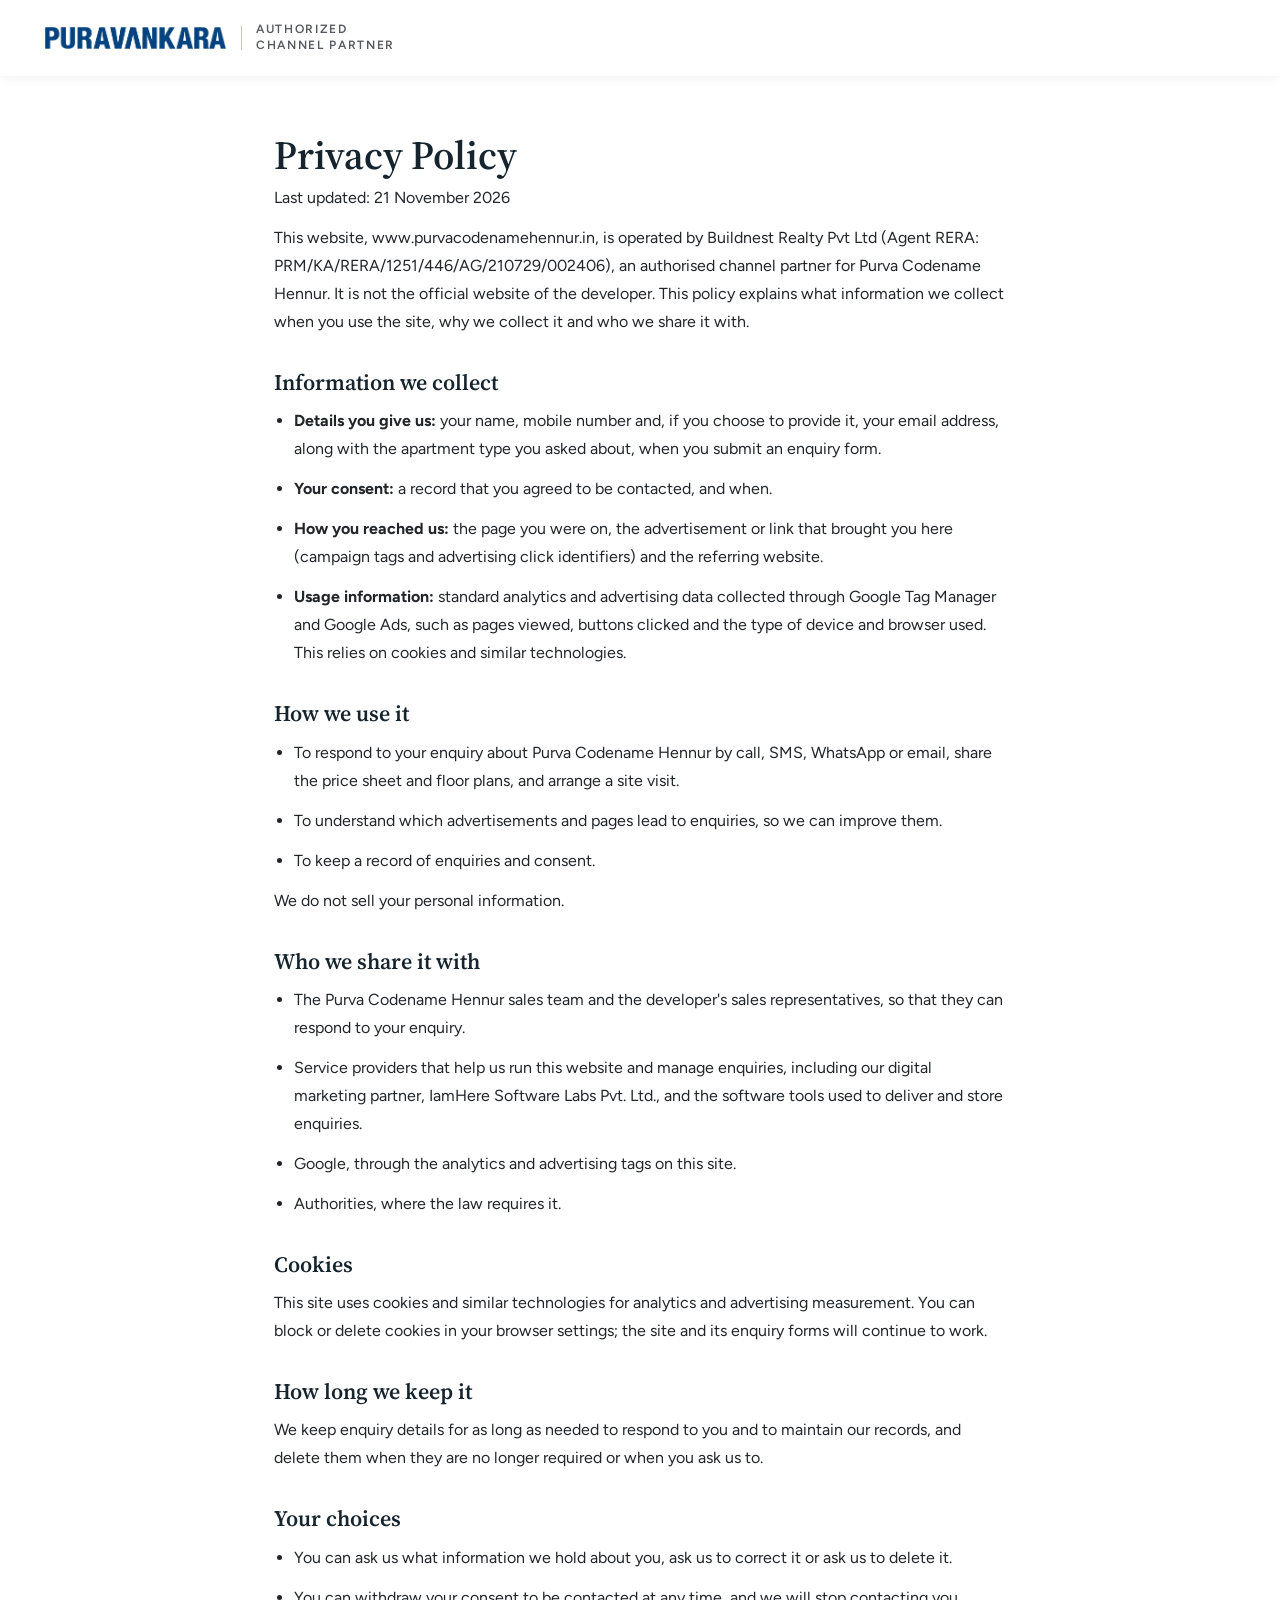
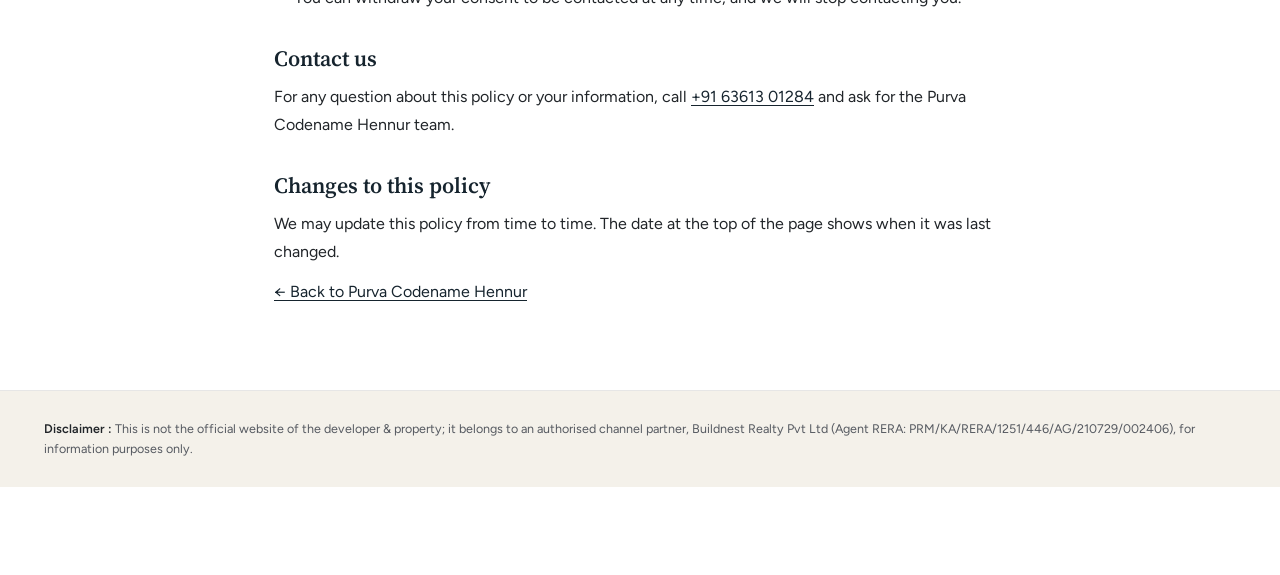
<file: privacy.html>
<!DOCTYPE html>
<html lang="en-IN">
<head>
<script async src="https://www.googletagmanager.com/gtm.js?id=GTM-P2ZDK4S3"></script>
<script>
  window.dataLayer = window.dataLayer || [];
  function gtag(){dataLayer.push(arguments);}
  gtag('js', new Date());
</script>
<meta charset="utf-8">
<meta name="viewport" content="width=device-width, initial-scale=1">
<title>Privacy Policy | Purva Codename Hennur</title>
<meta name="description" content="How enquiry details submitted on purvacodenamehennur.in are collected, used and shared.">
<link rel="canonical" href="https://www.purvacodenamehennur.in/privacy.html">
<link rel="icon" type="image/png" sizes="32x32" href="assets/img/favicon-32.png">
<link rel="icon" type="image/png" sizes="16x16" href="assets/img/favicon-16.png">
<link rel="preconnect" href="https://fonts.googleapis.com">
<link rel="preconnect" href="https://fonts.gstatic.com" crossorigin>
<link href="https://fonts.googleapis.com/css2?family=Source+Serif+4:ital,opsz,wght@0,8..60,400;0,8..60,500;0,8..60,600;1,8..60,300;1,8..60,400&family=Figtree:wght@300;400;500;600&family=Montserrat:wght@300;400;500;700&display=swap" rel="stylesheet">
<link rel="stylesheet" href="assets/css/styles.css">
</head>
<body>
<header class="site-header" id="top">
  <div class="wrap header-inner">
    <a class="brand brand-lockup" href="index.html" aria-label="Puravankara, authorised channel partner, back to the Codename Hennur page"><img class="brand-logo" src="assets/img/puravankara-logo.png" width="798" height="96" alt="Puravankara"><span class="brand-sep" aria-hidden="true"></span><span class="brand-cp">Authorized<br>Channel Partner</span></a>
  </div>
</header>
<main class="policy">
  <div class="wrap policy-wrap">
    <h1 class="display">Privacy Policy</h1>
    <p class="policy-date">Last updated: 21 November 2026</p>

    <p>This website, www.purvacodenamehennur.in, is operated by Buildnest Realty Pvt Ltd (Agent RERA: PRM/KA/RERA/1251/446/AG/210729/002406), an authorised channel partner for Purva Codename Hennur. It is not the official website of the developer. This policy explains what information we collect when you use the site, why we collect it and who we share it with.</p>

    <h2>Information we collect</h2>
    <ul>
      <li><strong>Details you give us:</strong> your name, mobile number and, if you choose to provide it, your email address, along with the apartment type you asked about, when you submit an enquiry form.</li>
      <li><strong>Your consent:</strong> a record that you agreed to be contacted, and when.</li>
      <li><strong>How you reached us:</strong> the page you were on, the advertisement or link that brought you here (campaign tags and advertising click identifiers) and the referring website.</li>
      <li><strong>Usage information:</strong> standard analytics and advertising data collected through Google Tag Manager and Google Ads, such as pages viewed, buttons clicked and the type of device and browser used. This relies on cookies and similar technologies.</li>
    </ul>

    <h2>How we use it</h2>
    <ul>
      <li>To respond to your enquiry about Purva Codename Hennur by call, SMS, WhatsApp or email, share the price sheet and floor plans, and arrange a site visit.</li>
      <li>To understand which advertisements and pages lead to enquiries, so we can improve them.</li>
      <li>To keep a record of enquiries and consent.</li>
    </ul>
    <p>We do not sell your personal information.</p>

    <h2>Who we share it with</h2>
    <ul>
      <li>The Purva Codename Hennur sales team and the developer's sales representatives, so that they can respond to your enquiry.</li>
      <li>Service providers that help us run this website and manage enquiries, including our digital marketing partner, IamHere Software Labs Pvt. Ltd., and the software tools used to deliver and store enquiries.</li>
      <li>Google, through the analytics and advertising tags on this site.</li>
      <li>Authorities, where the law requires it.</li>
    </ul>

    <h2>Cookies</h2>
    <p>This site uses cookies and similar technologies for analytics and advertising measurement. You can block or delete cookies in your browser settings; the site and its enquiry forms will continue to work.</p>

    <h2>How long we keep it</h2>
    <p>We keep enquiry details for as long as needed to respond to you and to maintain our records, and delete them when they are no longer required or when you ask us to.</p>

    <h2>Your choices</h2>
    <ul>
      <li>You can ask us what information we hold about you, ask us to correct it or ask us to delete it.</li>
      <li>You can withdraw your consent to be contacted at any time, and we will stop contacting you.</li>
    </ul>

    <h2>Contact us</h2>
    <p>For any question about this policy or your information, call <a class="js-phone" href="tel:+916361301284">+91 63613 01284</a> and ask for the Purva Codename Hennur team.</p>

    <h2>Changes to this policy</h2>
    <p>We may update this policy from time to time. The date at the top of the page shows when it was last changed.</p>

    <p class="policy-back"><a href="index.html">← Back to Purva Codename Hennur</a></p>
  </div>
</main>
<footer class="site-footer">
  <div class="wrap">
    <p class="disclaimer"><strong>Disclaimer :</strong> This is not the official website of the developer &amp; property; it belongs to an authorised channel partner, Buildnest Realty Pvt Ltd (Agent RERA: PRM/KA/RERA/1251/446/AG/210729/002406), for information purposes only.</p>
  </div>
</footer>
</body>
</html>
</file>
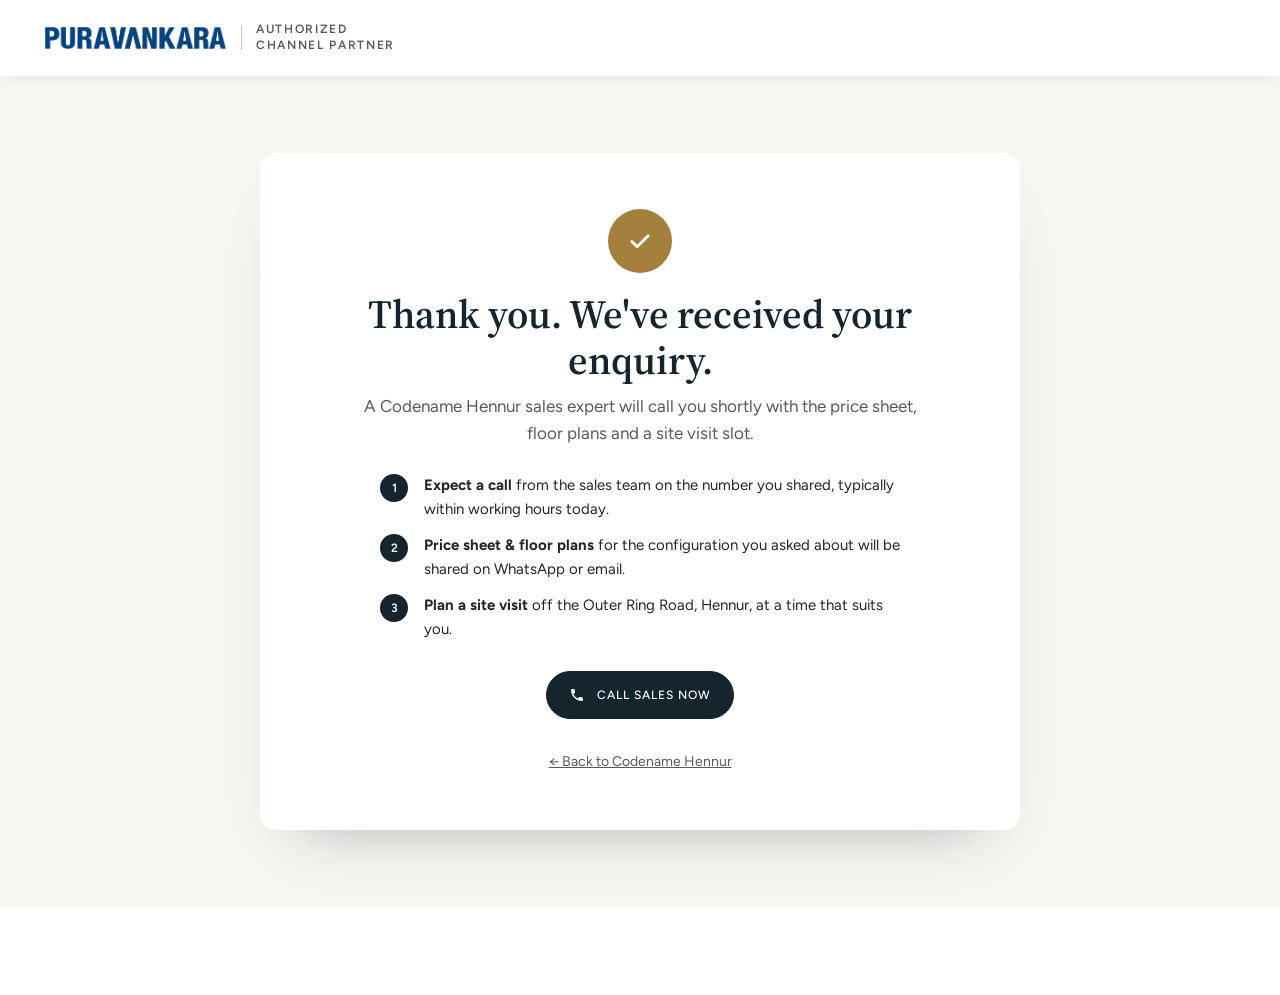
<file: thank-you.html>
<!DOCTYPE html>
<html lang="en-IN">
<head>
<script async src="https://www.googletagmanager.com/gtm.js?id=GTM-P2ZDK4S3"></script>
<script>
  window.dataLayer = window.dataLayer || [];
  function gtag(){dataLayer.push(arguments);}
  gtag('js', new Date());
</script>
<meta charset="utf-8">
<meta name="viewport" content="width=device-width, initial-scale=1">
<title>Thank You | Codename Hennur</title>
<meta name="robots" content="noindex, nofollow">
<link rel="icon" type="image/png" sizes="32x32" href="assets/img/favicon-32.png">
<link rel="icon" type="image/png" sizes="16x16" href="assets/img/favicon-16.png">
<link rel="preconnect" href="https://fonts.googleapis.com">
<link rel="preconnect" href="https://fonts.gstatic.com" crossorigin>
<link href="https://fonts.googleapis.com/css2?family=Source+Serif+4:ital,opsz,wght@0,8..60,400;0,8..60,500;0,8..60,600;1,8..60,300;1,8..60,400&family=Figtree:wght@300;400;500;600&family=Montserrat:wght@300;400;500;700&display=swap" rel="stylesheet">
<link rel="stylesheet" href="assets/css/styles.css">
<script src="assets/js/config.js"></script>
<script>
  window.dataLayer = window.dataLayer || [];
  // Fire the conversion event only once per real enquiry: the form leaves a one-time lead_id in this tab.
  // A refresh, a bookmark or a direct visit gets "thank_you_revisit" instead, so it can't count as a second lead.
  (function () {
    var id = null;
    try { id = sessionStorage.getItem("chn_ty"); sessionStorage.removeItem("chn_ty"); } catch (e) {}
    window.dataLayer.push(id
      ? { event: "lead_thank_you", project: "Codename Hennur", lead_id: id }
      : { event: "thank_you_revisit", project: "Codename Hennur" });
  })();
  (function (id) {
    if (!id) return;
    (function(w,d,s,l,i){w[l]=w[l]||[];w[l].push({'gtm.start':new Date().getTime(),event:'gtm.js'});var f=d.getElementsByTagName(s)[0],j=d.createElement(s),dl=l!='dataLayer'?'&l='+l:'';j.async=true;j.src='https://www.googletagmanager.com/gtm.js?id='+i+dl;f.parentNode.insertBefore(j,f);})(window,document,'script','dataLayer',id);
  })(window.SS_CONFIG && window.SS_CONFIG.gtmId);
</script>
</head>
<body>
<svg class="sprite" width="0" height="0" aria-hidden="true" focusable="false">
  <symbol id="i-phone" viewBox="0 0 24 24"><path fill="currentColor" d="M6.6 10.8a15.1 15.1 0 0 0 6.6 6.6l2.2-2.2c.3-.3.7-.4 1-.2 1.1.4 2.3.6 3.6.6.6 0 1 .4 1 1V20c0 .6-.4 1-1 1A17 17 0 0 1 3 4c0-.6.4-1 1-1h3.5c.6 0 1 .4 1 1 0 1.3.2 2.5.6 3.6.1.3 0 .7-.2 1z"/></symbol>
  <symbol id="i-wa" viewBox="0 0 24 24"><path fill="currentColor" d="M12 2a10 10 0 0 0-8.6 15.1L2 22l5-1.3A10 10 0 1 0 12 2zm0 18.2c-1.6 0-3.1-.4-4.4-1.2l-.3-.2-3 .8.8-2.9-.2-.3A8.2 8.2 0 1 1 12 20.2z"/></symbol>
</svg>
<header class="site-header" id="top">
  <div class="wrap header-inner">
    <a class="brand brand-lockup" href="index.html" aria-label="Puravankara, authorised channel partner, back to the Codename Hennur page"><img class="brand-logo" src="assets/img/puravankara-logo.png" width="798" height="96" alt="Puravankara"><span class="brand-sep" aria-hidden="true"></span><span class="brand-cp">Authorized<br>Channel Partner</span></a>
  </div>
</header>
<main class="ty">
  <div class="wrap">
    <section class="ty-card" aria-labelledby="ty-title">
      <div class="ty-tick" aria-hidden="true"><svg viewBox="0 0 24 24" width="28" height="28"><path fill="none" stroke="currentColor" stroke-width="2.4" stroke-linecap="round" stroke-linejoin="round" d="M5 12.5l4.5 4.5L19 7.5"/></svg></div>
      <h1 id="ty-title" class="display">Thank you. We've received your enquiry.</h1>
      <p class="ty-lede">A Codename Hennur sales expert will call you shortly with the price sheet, floor plans and a site visit slot.</p>
      <ol class="ty-steps">
        <li><span class="no">1</span><span><strong>Expect a call</strong> from the sales team on the number you shared, typically within working hours today.</span></li>
        <li><span class="no">2</span><span><strong>Price sheet &amp; floor plans</strong> for the configuration you asked about will be shared on WhatsApp or email.</span></li>
        <li><span class="no">3</span><span><strong>Plan a site visit</strong> off the Outer Ring Road, Hennur, at a time that suits you.</span></li>
      </ol>
      <div class="ty-actions">
        <a class="btn js-phone" href="#" hidden><svg aria-hidden="true" width="16" height="16"><use href="#i-phone"/></svg>&nbsp;Call Sales Now</a>
        <a class="btn-outline js-whatsapp" href="#" target="_blank" rel="noopener" hidden><svg aria-hidden="true" width="16" height="16"><use href="#i-wa"/></svg>&nbsp;Chat on WhatsApp</a>
      </div>
      <a class="ty-back" href="index.html">← Back to Codename Hennur</a>
    </section>
  </div>
</main>
<script>
(function () {
  var CFG = window.SS_CONFIG || {};
  if (CFG.phoneE164) document.querySelectorAll(".js-phone").forEach(function (a) { a.href = "tel:" + CFG.phoneE164; a.hidden = false; });
  if (CFG.whatsappNumber) {
    var href = "https://wa.me/" + String(CFG.whatsappNumber).replace(/\D/g, "") + "?text=" + encodeURIComponent(CFG.whatsappMessage || "");
    document.querySelectorAll(".js-whatsapp").forEach(function (a) { a.href = href; a.hidden = false; });
  }
})();
</script>
</body>
</html>
</file>
<file: assets/css/styles.css>
/* Codename Hennur (off Outer Ring Road, Hennur) — landing page styles, on the Niwa & Neo template.
   Codename Hennur brand block is at the end of this file. Earlier notes:
   Prestige Southern Star (Akshayanagar, Bannerghatta Road) — landing page styles, on the Niwa & Neo template.
   Brand block at the end of this file applies the brochure palette (forest green + gold).
   Accent changed from terracotta to Prestige bronze-gold. Original template notes: */
/* Assetz Niwa & Neo — landing page styles.
   Format, fonts and colours follow the Sobha Sanctuary (dubai-sales-team.com) template:
   serif display headings (Chronicle Display → Source Serif 4), grotesque body (Ringside → Figtree),
   text #212529, grey #999, beige accent #c7a386, navy badge #064a69, dark pill buttons #222, #f9f9f9 bands. */
:root {
  --ink: #212529;
  --grey: #999999;
  --grey-2: #555960;
  --beige: #9a7440;            /* Prestige bronze-gold accent */
  --beige-soft: rgba(154, 116, 64, .30);
  --beige-faint: rgba(154, 116, 64, .16);
  --navy: #1f3a33;
  --dark: #222222;
  --band: #f9f9f9;
  --band-2: #f8f7f7;
  --white: #ffffff;
  --line: #e6e6e6;
  --serif: "Source Serif 4", "Chronicle Display", Georgia, "Times New Roman", serif;
  --sans: "Figtree", "Ringside", system-ui, -apple-system, "Segoe UI", sans-serif;
  --wrap: 1296px;
  --gutter: clamp(16px, 4vw, 44px);
  --header-h: 76px;
  --radius: 14px;
  --pill: 50px;
  color-scheme: light;
}
*, *::before, *::after { box-sizing: border-box; }
[hidden] { display: none !important; }
html { scroll-behavior: smooth; scroll-padding-top: calc(var(--header-h) + 12px); -webkit-text-size-adjust: 100%; font-synthesis-weight: none; }
body { margin: 0; font-family: var(--sans); font-weight: 400; font-size: 16px; line-height: 1.6; color: var(--ink); background: var(--white); overflow-x: hidden; }
img { max-width: 100%; height: auto; display: block; }
a { color: inherit; }
button { font: inherit; color: inherit; cursor: pointer; }
h1, h2, h3 { margin: 0; font-weight: 500; line-height: 1.15; }
p { margin: 0 0 1em; }
.sprite { position: absolute; width: 0; height: 0; overflow: hidden; }
.sr-only { position: absolute; width: 1px; height: 1px; overflow: hidden; clip: rect(0 0 0 0); }
.skip { position: absolute; left: -999px; top: 8px; background: var(--white); padding: 8px 14px; z-index: 100; }
.skip:focus { left: 8px; }
a:focus-visible, button:focus-visible, [tabindex]:focus-visible { outline: 2px solid var(--beige); outline-offset: 3px; }
.wrap { width: 100%; max-width: var(--wrap); margin: 0 auto; padding: 0 var(--gutter); }
.center { text-align: center; }
.section { padding: clamp(48px, 6vw, 80px) 0; }
.display { font-family: var(--serif); font-weight: 600; font-size: clamp(32px, 3.4vw, 40px); line-height: 1.15; color: var(--ink); margin-bottom: clamp(26px, 3.5vw, 40px); }
.fineprint { font-size: 12.5px; color: var(--grey); margin-top: 18px; line-height: 1.6; }

/* ---------- buttons (Sobha: dark pill, 12px, letter-spaced caps; outline pill 14px) ---------- */
.btn { white-space: nowrap; display: inline-flex; align-items: center; justify-content: center; gap: 8px; min-height: 42px; padding: 0 22px; border: 1px solid var(--dark); border-radius: var(--pill); background: var(--dark); color: #fff; font-size: 12px; font-weight: 500; letter-spacing: 1px; text-transform: uppercase; text-decoration: none; transition: background-color .2s, transform .2s, box-shadow .2s; }
.btn:hover { background: #000; transform: translateY(-1px); box-shadow: 0 10px 20px -12px rgba(0,0,0,.5); }
.btn[disabled] { opacity: .65; cursor: progress; }
.btn-outline { display: inline-flex; align-items: center; justify-content: center; min-height: 46px; padding: 0 26px; border: 1px solid #000; border-radius: var(--pill); background: transparent; color: #000; font-size: 14px; font-weight: 400; letter-spacing: 1px; text-transform: uppercase; transition: background-color .2s, color .2s; }
.btn-outline:hover { background: var(--dark); color: #fff; border-color: var(--dark); }

/* ---------- header (white, logo left, phone pill right) ---------- */
.site-header { position: sticky; top: 0; z-index: 40; background: var(--white); box-shadow: 0 2px 12px rgba(0,0,0,.06); }
.header-inner { height: var(--header-h); display: flex; align-items: center; justify-content: space-between; gap: 16px; }
.brand { display: inline-flex; align-items: center; min-height: 44px; }
.brand img { height: 38px; width: auto; max-width: none; }
.phone-pill { display: inline-flex; align-items: center; gap: 10px; min-height: 44px; padding: 0 18px; border: 1px solid var(--ink); border-radius: var(--pill); font-size: 16px; font-weight: 500; text-decoration: none; letter-spacing: .01em; transition: background-color .2s, color .2s; }
.phone-pill:hover { background: var(--dark); color: #fff; border-color: var(--dark); }
.flag { display: inline-flex; flex-direction: column; width: 22px; height: 15px; border-radius: 2px; overflow: hidden; box-shadow: 0 0 0 1px rgba(0,0,0,.08); }
.flag i { flex: 1; display: block; }
.flag i:nth-child(1) { background: #ff9933; } .flag i:nth-child(2) { background: #fff; } .flag i:nth-child(3) { background: #138808; }
@media (max-width: 480px) { .brand img { height: 30px; } .phone-pill { font-size: 14px; padding: 0 12px; } }

/* ---------- banner ---------- */
.banner { background: var(--dark); }
.banner > img { width: 100%; height: clamp(260px, 56vw, 720px); object-fit: cover; object-position: 50% 42%; }

/* ---------- intro + key facts ---------- */
.intro-band { background: var(--white); padding: clamp(32px, 4.5vw, 56px) 0 clamp(28px, 4vw, 48px); border-bottom: 1px solid var(--line); }
.intro-top { display: grid; gap: 22px; align-items: center; justify-items: center; text-align: center; }
.intro-logo img { width: 190px; height: auto; }
.intro-text h1 { font-family: var(--sans); font-weight: 500; font-size: clamp(22px, 2.2vw, 26px); line-height: 1.3; color: var(--ink); }
.intro-text h1 em { font-family: var(--serif); font-style: italic; font-weight: 300; font-size: 1.08em; color: var(--ink); }
.intro-price { margin: 12px 0 0; font-size: clamp(15px, 1.4vw, 18px); font-weight: 500; color: var(--beige); }
.intro-price i { font-style: normal; margin: 0 8px; color: #dccaa8; }
@media (min-width: 900px) {
  .intro-top { grid-template-columns: auto auto 1fr; gap: 0; text-align: left; justify-items: stretch; }
  .intro-top::before { content: ""; grid-column: 2; grid-row: 1; width: 1px; height: 110px; background: var(--line); margin: 0 48px; }
  .intro-logo { grid-column: 1; grid-row: 1; justify-self: center; }
  .intro-text { grid-column: 3; grid-row: 1; }
}
.kf-grid { list-style: none; margin: clamp(28px, 4vw, 44px) 0 0; padding: 0; display: grid; grid-template-columns: repeat(2, minmax(0, 1fr)); gap: 22px 16px; }
.kf-grid li { display: flex; align-items: center; gap: 12px; min-width: 0; }
.kf-grid svg { flex: 0 0 auto; width: 36px; height: 36px; color: var(--grey-2); }
.kf-grid strong { display: block; font-weight: 500; font-size: 16px; line-height: 1.25; color: var(--beige); }
.kf-grid span { display: block; margin-top: 2px; font-size: 13.5px; color: var(--ink); }
@media (min-width: 900px) {
  .kf-grid { grid-template-columns: repeat(4, 1fr); gap: 26px 28px; }
  .kf-grid svg { width: 44px; height: 44px; }
  .kf-grid strong { font-size: 20px; }
  .kf-grid span { font-size: 15px; }
}

/* ---------- highlights (beige gradient pills, radius 28px) ---------- */
.highlights { background: var(--band); }
.hl-grid { list-style: none; margin: 0; padding: 0; display: grid; grid-template-columns: 1fr; gap: 16px; }
.hl-grid li { display: flex; align-items: center; gap: 18px; min-height: 90px; padding: 18px 24px; border-radius: 28px; background: linear-gradient(90deg, var(--beige-soft) 0%, var(--beige-faint) 41%, rgba(185,104,78,0) 100%); }
.hl-grid svg { flex: 0 0 auto; width: 50px; height: 50px; color: var(--beige); }
.hl-grid p { margin: 0; font-size: 16px; line-height: 1.35; color: var(--ink); }
.hl-grid strong { font-weight: 600; }
.hl-grid em { font-family: var(--serif); font-style: italic; font-weight: 400; font-size: 1.04em; }
@media (min-width: 700px) { .hl-grid { grid-template-columns: repeat(2, 1fr); gap: 20px 24px; } }
@media (min-width: 1100px) { .hl-grid { grid-template-columns: repeat(3, 1fr); gap: 22px 32px; } }

/* ---------- unit cards ---------- */
.units { background: var(--white); }
.unit-grid { display: grid; grid-template-columns: 1fr; gap: 24px; }
.unit-card { background: var(--band); border-radius: var(--radius); overflow: hidden; display: flex; flex-direction: column; }
.unit-media { position: relative; aspect-ratio: 4 / 3; background: var(--dark); }
.unit-media img { width: 100%; height: 100%; object-fit: cover; }
.unit-media::after { content: ""; position: absolute; inset: 0; background: linear-gradient(0deg, rgba(0,0,0,.72) 0%, rgba(0,0,0,.1) 55%, transparent 100%); }
.unit-badge { position: absolute; top: 14px; right: 14px; z-index: 1; background: var(--navy); color: #fff; font-size: 12px; font-weight: 500; letter-spacing: .04em; text-transform: uppercase; padding: 7px 14px; border-radius: var(--pill); }
.unit-title { position: absolute; left: 0; right: 0; bottom: 0; z-index: 1; padding: 16px 18px; color: #fff; }
.unit-title h3 { font-family: var(--serif); font-weight: 600; font-size: 20px; letter-spacing: .02em; text-transform: uppercase; }
.unit-title p { margin: 4px 0 0; font-size: 15px; font-weight: 500; }
.unit-facts { list-style: none; margin: 0; padding: 18px 18px 8px; display: grid; gap: 12px; }
.unit-facts li { display: flex; align-items: center; gap: 10px; font-size: 15px; color: var(--ink); }
.unit-facts svg { flex: 0 0 auto; color: var(--ink); }
.unit-card .btn { margin: 10px 18px 20px; align-self: flex-start; }
@media (min-width: 700px) { .unit-grid { grid-template-columns: repeat(2, 1fr); } }
@media (min-width: 1000px) { .unit-grid { grid-template-columns: repeat(3, 1fr); } }

/* ---------- gallery (3 x 2 rounded grid) ---------- */
.gallery-sec { background: var(--band); }
.g-grid { display: grid; grid-template-columns: 1fr; gap: 20px; }
.g-grid button { display: block; width: 100%; padding: 0; border: 0; border-radius: var(--radius); overflow: hidden; background: var(--dark); cursor: zoom-in; }
.g-grid img { width: 100%; aspect-ratio: 4 / 3; object-fit: cover; transition: transform .7s ease; }
.g-grid button:hover img { transform: scale(1.04); }
@media (min-width: 700px) { .g-grid { grid-template-columns: repeat(2, 1fr); } }
@media (min-width: 1000px) { .g-grid { grid-template-columns: repeat(3, 1fr); gap: 24px; } }

/* ---------- amenities (tab pills left, image right) ---------- */
.amenities { background: var(--white); }
.am-split { display: grid; gap: 28px; align-items: start; }
.am-tabs { list-style: none; margin: 0; padding: 0; display: grid; gap: 16px; }
.am-tab { display: flex; align-items: center; gap: 14px; width: 100%; min-height: 72px; padding: 0 22px; border: 1px solid var(--line); border-radius: var(--pill); background: var(--white); text-align: left; font-size: 16px; font-weight: 500; color: var(--ink); box-shadow: 0 6px 16px -12px rgba(0,0,0,.25); transition: background .25s, border-color .25s; }
.am-tab:hover { border-color: var(--beige); }
.am-tab.is-active { border-color: transparent; background: linear-gradient(90deg, var(--beige-soft) 0%, var(--beige-faint) 50%, rgba(185,104,78,0) 100%), var(--white); }
.am-ic { flex: 0 0 auto; width: 40px; height: 40px; display: grid; place-items: center; color: var(--beige); }
.am-panels { position: relative; }
.am-panel { margin: 0; }
.am-panel img { width: 100%; aspect-ratio: 4 / 3; object-fit: cover; border-radius: var(--radius); }
.am-panel figcaption { margin-top: 12px; font-size: 14.5px; color: var(--grey-2); }
@media (min-width: 900px) { .am-split { grid-template-columns: 1fr 1.25fr; gap: 40px; } .am-panel img { aspect-ratio: 4 / 3.2; } }

/* ---------- floor plans & price list ---------- */
.pricing { background: var(--band); }
.fp-grid { display: grid; grid-template-columns: 1fr; gap: 32px; }
.fp-card { min-width: 0; display: flex; flex-direction: column; }
.fp-img { position: relative; display: block; width: 100%; aspect-ratio: 16 / 9.5; padding: 0; border: 0; border-radius: var(--radius); background: #f5ece8; overflow: hidden; cursor: pointer; }
.fp-img img { width: 100%; height: 100%; object-fit: cover; object-position: 50% 40%; filter: blur(5px); opacity: .85; transform: scale(1.1); transition: filter .4s; }
.fp-img:hover img { filter: blur(3px); }
.fp-pill { position: absolute; left: 50%; top: 50%; transform: translate(-50%, -50%); background: var(--beige); color: #fff; padding: 12px 26px; border-radius: var(--pill); font-size: 14px; font-weight: 400; letter-spacing: .14em; text-transform: uppercase; white-space: nowrap; }
.fp-info { margin: 22px 0 18px; padding: 0 4px; }
.fp-info div { margin-bottom: 12px; }
.fp-info dt { font-size: 14px; letter-spacing: .04em; text-transform: uppercase; color: var(--ink); }
.fp-info dd { margin: 3px 0 0; font-size: 15px; font-weight: 600; letter-spacing: .02em; text-transform: uppercase; color: var(--ink); }
.fp-card .btn-outline { margin-top: auto; width: 100%; }
@media (min-width: 700px) { .fp-grid { grid-template-columns: repeat(2, 1fr); gap: 36px 28px; } }
@media (min-width: 1000px) { .fp-grid { grid-template-columns: repeat(3, 1fr); gap: 32px; } }

/* ---------- about developer ---------- */
.about { background: var(--white); }
.about-grid { display: grid; gap: 28px; align-items: center; }
.about-logo img { width: 220px; height: auto; }
.about-logo p { margin: 16px 0 0; font-size: 14px; color: var(--grey-2); }
.about-logo strong { color: var(--ink); font-weight: 600; }
.about-text p { font-size: 16px; color: var(--grey-2); line-height: 1.7; }
.about-text p:last-child { margin-bottom: 0; }
@media (min-width: 900px) { .about-grid { grid-template-columns: 280px 1fr; gap: 56px; } }

/* ---------- enquiry section ---------- */
.contact { background: var(--white); border-top: 1px solid var(--line); }
.contact-grid { display: grid; gap: 32px; }
.eyebrow { margin: 0 0 6px; font-size: 16px; letter-spacing: .14em; text-transform: uppercase; color: var(--grey-2); }
.contact .display { margin-bottom: 14px; }
.contact-sub { color: var(--grey-2); max-width: 44ch; }
.form-label { margin: 0 0 20px; padding-bottom: 10px; font-size: 14px; font-weight: 600; letter-spacing: .08em; text-transform: uppercase; color: var(--ink); border-bottom: 1px solid var(--line); position: relative; }
.form-label::after { content: ""; position: absolute; left: 0; bottom: -1px; width: 110px; height: 2px; background: var(--beige); }
@media (min-width: 900px) { .contact-grid { grid-template-columns: 1fr 1.1fr; gap: 64px; align-items: start; } }

/* ---------- footer ---------- */
.site-footer { background: var(--band-2); color: var(--grey-2); padding: 28px 0 calc(96px + env(safe-area-inset-bottom)); font-size: 13px; border-top: 1px solid var(--line); }
.foot-grid { display: grid; gap: 18px; align-items: start; }
.foot-mark { width: 84px; height: auto; }
.foot-partner { margin: 0 0 8px; font-size: 13.5px; color: var(--ink); }
.disclaimer { margin: 0; font-size: 12.5px; line-height: 1.6; color: var(--grey-2); }
.disclaimer strong { color: var(--ink); font-weight: 600; }
.disclaimer a { color: var(--ink); }
.foot-links { display: flex; gap: 14px; font-size: 13.5px; }
.foot-links a { color: var(--ink); text-decoration: none; }
.foot-links a:hover { text-decoration: underline; }
@media (min-width: 900px) { .foot-grid { grid-template-columns: 100px 1fr auto; gap: 24px; } .site-footer { padding-bottom: 28px; } }

/* ---------- side tab, WhatsApp float, sticky bar ---------- */
.side-tab { display: none; position: fixed; right: 0; top: 40%; z-index: 44; width: 48px; height: 160px; padding: 0; border: 0; border-radius: 10px 0 0 10px; background: var(--dark); color: #fff; transition: background-color .2s; }
.side-tab span { display: block; transform: rotate(-90deg); white-space: nowrap; font-size: 12px; font-weight: 500; letter-spacing: 2px; text-transform: uppercase; }
.side-tab:hover { background: #000; }
@media (min-width: 900px) { .side-tab { display: grid; place-items: center; } }
.wa-float { position: fixed; left: 20px; bottom: 92px; z-index: 44; width: 52px; height: 52px; border-radius: 50%; display: grid; place-items: center; background: #25d366; color: #fff; box-shadow: 0 10px 24px -8px rgba(0,0,0,.5); }
@media (min-width: 900px) { .wa-float { bottom: 28px; left: 24px; } }
.action-bar { position: fixed; z-index: 45; left: 0; right: 0; bottom: 0; display: flex; gap: 8px; padding: 10px 12px calc(10px + env(safe-area-inset-bottom)); background: rgba(34,34,34,.97); transform: translateY(110%); transition: transform .25s ease; }
.action-bar.is-visible { transform: none; }
.action-bar > * { flex: 1 1 0; min-height: 46px; display: inline-flex; align-items: center; justify-content: center; gap: 6px; border-radius: var(--pill); font-weight: 500; font-size: 13px; letter-spacing: 1px; text-transform: uppercase; text-decoration: none; }
.action-bar a { color: #fff; border: 1px solid rgba(255,255,255,.4); }
.action-bar .mb-wa { color: #fff; background: #25d366; border-color: #25d366; }
.action-bar button { flex-grow: 1.4; border: 0; background: #fff; color: var(--dark); }
@media (min-width: 900px) { .action-bar { display: none; } }

/* ---------- forms (Sobha: light bordered fields, placeholder labels, outline Submit pill) ---------- */
.form-title { font-family: var(--serif); font-weight: 600; font-size: 28px; line-height: 1.15; margin-bottom: 6px; }
.form-lede { font-size: 14px; color: var(--grey-2); margin-bottom: 18px; }
.lead-form { display: grid; gap: 14px; }
.field { margin: 0; padding: 0; border: 0; min-width: 0; }
.field legend { display: block; font-size: 13px; font-weight: 500; margin-bottom: 8px; color: var(--ink); padding: 0; }
.opt { font-weight: 400; color: var(--grey); }
.lead-form input[type=text], .lead-form input[type=tel], .lead-form input[type=email], .lead-form select { width: 100%; height: 52px; padding: 0 16px; border: 1px solid #d9d9d9; border-radius: 6px; background: #fff; font: inherit; font-size: 15px; color: var(--ink); }
.lead-form input::placeholder { color: #8a8a8a; }
.lead-form input:focus, .lead-form select:focus { outline: none; border-color: var(--beige); box-shadow: 0 0 0 3px rgba(185,104,78,.25); }
.lead-form input[aria-invalid="true"] { border-color: #b3261e; }
.phone-row { display: grid; grid-template-columns: 92px 1fr; gap: 8px; }
.phone-row select { padding: 0 10px; }
.chips { display: flex; flex-wrap: wrap; gap: 8px; }
.chips legend { width: 100%; }
.chips label { position: relative; margin: 0; }
.chips input { position: absolute; opacity: 0; inset: 0; margin: 0; cursor: pointer; }
.chips label span { display: inline-flex; align-items: center; min-height: 42px; padding: 0 16px; border: 1px solid #d9d9d9; border-radius: var(--pill); font-size: 13.5px; background: #fff; transition: background-color .15s, border-color .15s, color .15s; }
.chips label input:checked + span { background: var(--dark); color: #fff; border-color: var(--dark); }
.chips input:focus-visible + span { outline: 2px solid var(--beige); outline-offset: 2px; }
.consent { display: grid; grid-template-columns: 20px 1fr; gap: 10px; align-items: center; font-size: 12.5px; color: var(--grey-2); line-height: 1.5; min-height: 44px; }
.consent input { width: 18px; height: 18px; margin: 0; accent-color: var(--dark); }
.err { margin: 4px 0 0; font-size: 12.5px; color: #b3261e; }
.err:empty { display: none; }
.form-status { margin: 0; font-size: 13.5px; }
.form-status:empty { display: none; }
.form-status.is-error { color: #8c1d18; background: #fbeceb; padding: 10px 12px; border-radius: 6px; }
.form-status a { font-weight: 600; }
.hp { position: absolute !important; left: -9999px; width: 1px; height: 1px; overflow: hidden; }
.btn-submit { justify-self: start; min-width: 140px; }
.form-success { text-align: left; padding: 6px 0; }
.form-success h4 { font-family: var(--serif); font-size: 24px; font-weight: 600; margin: 0 0 8px; }
.form-success p { font-size: 14px; color: var(--grey-2); }
.form-success .tick { width: 44px; height: 44px; border-radius: 50%; background: var(--beige); display: grid; place-items: center; margin-bottom: 14px; color: #fff; }
.form-success .btn-dark { display: inline-flex; align-items: center; min-height: 42px; padding: 0 22px; border-radius: var(--pill); background: var(--dark); color: #fff; border: 0; font-size: 12px; letter-spacing: 1px; text-transform: uppercase; }

/* ---------- modal + lightbox ---------- */
dialog { border: 0; padding: 0; }
dialog::backdrop { background: rgba(0, 0, 0, .7); }
.modal { width: min(480px, calc(100% - 24px)); max-height: calc(100svh - 24px); border-radius: 14px; background: var(--white); color: var(--ink); overflow: auto; box-shadow: 0 40px 100px -30px rgba(0,0,0,.6); }
.modal[open] { animation: pop .3s ease; }
@keyframes pop { from { opacity: 0; transform: translateY(12px) scale(.98); } to { opacity: 1; transform: none; } }
.modal-inner { padding: 30px 26px 24px; }
.modal-logo { width: 120px; height: auto; margin: 0 auto 18px; }
.modal-inner .form-title, .modal-inner .form-lede { text-align: center; }
.assure { display: flex; align-items: center; justify-content: center; gap: 6px; margin: 14px 0 0; font-size: 12px; color: var(--grey); }
.modal .btn-submit { justify-self: stretch; width: 100%; background: var(--dark); color: #fff; border-color: var(--dark); font-size: 13px; }
.modal-close { position: absolute; top: 10px; right: 10px; width: 40px; height: 40px; border: 0; border-radius: 50%; background: rgba(0,0,0,.06); color: var(--ink); display: grid; place-items: center; z-index: 3; }
.modal-close:hover { background: rgba(0,0,0,.12); }
.lightbox { width: 100vw; height: 100svh; max-width: none; max-height: none; background: rgba(15, 15, 15, .96); color: #fff; }
.lightbox[open] { display: grid; place-items: center; }
.lightbox figure { margin: 0; max-width: min(1400px, 94vw); }
.lightbox img { max-height: 82svh; width: auto; margin: 0 auto; background: #fff; }
.lightbox figcaption { color: #cfc8c1; text-align: center; margin-top: 10px; font-size: 14px; }
.lightbox .modal-close { background: rgba(255,255,255,.12); color: #fff; }
.lb-nav { position: absolute; top: 50%; transform: translateY(-50%); width: 48px; height: 64px; background: rgba(255,255,255,.08); border: 0; color: #fff; font-size: 36px; }
.lb-prev { left: 8px; }
.lb-next { right: 8px; }
.noscript { position: fixed; bottom: 0; left: 0; right: 0; background: #f6e6df; padding: 12px; text-align: center; margin: 0; z-index: 99; }
section[id] { scroll-margin-top: calc(var(--header-h) + 8px); }
html:not(.ss-editing) [data-edit]:empty { display: none; }
.review-mode [data-review] { outline: 2px dashed #d97706; outline-offset: 4px; }
@media (prefers-reduced-motion: reduce) { html { scroll-behavior: auto; } *, *::before, *::after { transition: none !important; animation: none !important; } }
.unit-media { overflow: hidden; }
.unit-media img { position: absolute; inset: 0; }
.unit-media img[height="3845"] { object-position: 50% 70%; }
#am-relax img { object-position: 50% 78%; }
/* Section order: Highlights (grey) → Floor plans (white) → Gallery (grey) → Amenities (white) → Location */
.pricing { background: var(--white); }

/* ---------- location (assetzproperty.com/niwaandneo: category tabs + numbered map + landmark lists) ---------- */
.location { background: var(--band); color: var(--ink); }
.loc-intro { max-width: 760px; margin: -8px auto 30px; text-align: center; color: var(--grey-2); font-size: 16px; }
.loc-tabs { list-style: none; margin: 0 0 28px; padding: 0; display: grid; grid-template-columns: repeat(3, 1fr); gap: 10px; }
.loc-tab { width: 100%; min-height: 64px; display: flex; flex-direction: column; align-items: center; justify-content: center; gap: 6px; padding: 10px 8px; border: 1px solid var(--line); border-radius: var(--radius); background: var(--white); font-size: 13px; font-weight: 500; color: var(--ink); transition: background .25s, border-color .25s, color .25s; }
.loc-tab svg { color: var(--beige); }
.loc-tab:hover { border-color: var(--beige); }
.loc-tab.is-active { background: var(--dark); border-color: var(--dark); color: #fff; }
.loc-tab.is-active svg { color: #fff; }
.loc-split { display: grid; gap: 24px; align-items: start; }
.loc-map { margin: 0; }
.loc-map button { display: block; width: 100%; padding: 0; border: 1px solid var(--line); border-radius: var(--radius); background: #fff; overflow: hidden; cursor: zoom-in; }
.loc-map img { width: 100%; height: auto; }
.loc-panels { background: var(--white); border: 1px solid var(--line); border-radius: var(--radius); padding: 24px 22px; }
.loc-panel h3 { font-family: var(--serif); font-weight: 600; font-size: 24px; margin-bottom: 14px; }
.loc-items { list-style: none; margin: 0; padding: 0; }
.loc-items li { display: grid; grid-template-columns: 32px 1fr auto; align-items: center; gap: 12px; padding: 12px 0; border-top: 1px solid var(--line); font-size: 15px; }
.loc-no { width: 28px; height: 28px; border-radius: 50%; background: var(--beige); color: #fff; font-size: 12px; font-weight: 600; display: grid; place-items: center; }
.loc-name { color: var(--ink); }
.loc-time { color: var(--grey-2); white-space: nowrap; font-size: 14px; }
.location .fineprint { margin-top: 22px; }
@media (min-width: 700px) { .loc-tabs { grid-template-columns: repeat(6, 1fr); } .loc-tab { flex-direction: row; gap: 10px; min-height: 56px; font-size: 14px; } }
@media (min-width: 900px) { .loc-split { grid-template-columns: 1.15fr 1fr; gap: 32px; } .loc-panels { padding: 30px 28px; } }

/* ---------- conversion popup ---------- */
.modal { width: min(880px, calc(100% - 24px)); border-radius: 16px; overflow: hidden auto; }
.modal-grid { display: grid; grid-template-columns: 1fr; }
.modal-offer { position: relative; min-height: 190px; background: var(--dark); color: #fff; overflow: hidden; }
.modal-photo { position: absolute; inset: 0; width: 100%; height: 100%; object-fit: cover; object-position: 50% 20%; }
.modal-offer-inner { position: relative; z-index: 1; height: 100%; display: flex; flex-direction: column; justify-content: flex-end; padding: 22px 22px 20px; background: linear-gradient(180deg, rgba(10,10,10,.25) 0%, rgba(10,10,10,.6) 45%, rgba(10,10,10,.92) 100%); }
.modal-offer .modal-logo { width: 96px; margin: 0 0 12px; }
.modal-eyebrow { margin: 0 0 6px; font-size: 11px; letter-spacing: .16em; text-transform: uppercase; color: var(--beige); }
.modal-offer h3 { font-family: var(--serif); font-weight: 600; font-size: 22px; line-height: 1.2; margin-bottom: 12px; }
.modal-perks, .modal-trust { list-style: none; margin: 0; padding: 0; }
.modal-perks { display: none; gap: 8px; }
.modal-perks li { display: flex; align-items: center; gap: 10px; font-size: 14px; color: #eee8e1; }
.modal-perks svg { flex: 0 0 auto; color: var(--beige); }
.modal-trust { display: flex; gap: 18px; margin-top: 16px; padding-top: 14px; border-top: 1px solid rgba(255,255,255,.2); }
.modal-trust li { font-size: 11px; line-height: 1.3; color: #d9d4ce; }
.modal-trust strong { display: block; font-size: 16px; font-weight: 600; color: #fff; }
.modal-inner { padding: 24px 22px 20px; }
.modal-tag { margin: 0 0 6px; font-size: 11.5px; font-weight: 600; letter-spacing: .14em; text-transform: uppercase; color: var(--beige); }
.modal-inner .form-title, .modal-inner .form-lede { text-align: left; }
.modal-inner .form-title { font-size: 26px; }
.modal .btn-submit { min-height: 52px; font-size: 13px; }
.modal .assure { justify-content: flex-start; text-align: left; }
.modal .lead-form { gap: 12px; }
@media (min-width: 860px) {
  .modal-grid { grid-template-columns: 400px 1fr; min-height: 560px; }
  .modal-offer { min-height: 0; }
  .modal-offer-inner { padding: 30px 28px 26px; }
  .modal-perks { display: grid; }
  .modal-offer h3 { font-size: 26px; }
  .modal-inner { padding: 34px 32px 26px; display: flex; flex-direction: column; justify-content: center; }
  .modal-close { background: rgba(0,0,0,.06); }
}

/* ---------- thank-you page ---------- */
.ty { background: var(--band); min-height: calc(100vh - var(--header-h)); display: grid; place-items: start center; padding: clamp(40px, 6vw, 80px) 0; }
.ty-card { background: var(--white); border-radius: 16px; box-shadow: 0 30px 60px -40px rgba(0,0,0,.35); max-width: 760px; width: 100%; padding: clamp(28px, 5vw, 56px); text-align: center; }
.ty-tick { width: 64px; height: 64px; border-radius: 50%; background: var(--beige); color: #fff; display: grid; place-items: center; margin: 0 auto 18px; }
.ty-card .display { margin-bottom: 10px; }
.ty-lede { font-size: 17px; color: var(--grey-2); max-width: 52ch; margin: 0 auto 26px; }
.ty-steps { list-style: none; margin: 0 auto 30px; padding: 0; display: grid; gap: 12px; text-align: left; max-width: 520px; }
.ty-steps li { display: grid; grid-template-columns: 32px 1fr; gap: 12px; align-items: start; font-size: 15px; color: var(--ink); }
.ty-steps .no { width: 28px; height: 28px; border-radius: 50%; background: var(--dark); color: #fff; font-size: 12px; font-weight: 600; display: grid; place-items: center; margin-top: 1px; }
.ty-actions { display: flex; flex-wrap: wrap; justify-content: center; gap: 12px; margin-bottom: 8px; }
.ty-actions .btn, .ty-actions .btn-outline { min-height: 48px; }
.ty-plans { margin-top: 36px; padding-top: 28px; border-top: 1px solid var(--line); text-align: left; }
.ty-plans h2 { font-family: var(--serif); font-weight: 600; font-size: 24px; margin-bottom: 6px; text-align: center; }
.ty-plans > p { text-align: center; color: var(--grey-2); font-size: 14.5px; margin-bottom: 18px; }
.ty-grid { display: grid; grid-template-columns: 1fr; gap: 16px; }
.ty-grid figure { margin: 0; background: var(--band); border-radius: var(--radius); overflow: hidden; }
.ty-grid button { display: block; width: 100%; padding: 0; border: 0; background: #fff; cursor: zoom-in; }
.ty-grid figcaption { padding: 10px 14px 12px; font-size: 13.5px; color: var(--ink); }
.ty-grid figcaption strong { display: block; font-weight: 600; }
.ty-back { display: inline-block; margin-top: 24px; font-size: 14px; color: var(--grey-2); }
@media (min-width: 700px) { .ty-grid { grid-template-columns: repeat(3, 1fr); } }

/* side tab: vertical text via writing-mode (robust), close buttons always clickable */
.side-tab { width: 46px; height: auto; padding: 22px 0; }
.side-tab span { transform: none; writing-mode: vertical-rl; transform: rotate(180deg); display: inline-block; line-height: 1; }
.modal-close, .modal-close * { pointer-events: auto; }
.modal-close svg { pointer-events: none; }

/* ---------- hero lead form ---------- */
.hero { position: relative; isolation: isolate; }
.hero > img { height: clamp(420px, 60vw, 760px); }
.hero-shade { position: absolute; inset: 0; z-index: 0; background: linear-gradient(90deg, rgba(10,10,10,.55) 0%, rgba(10,10,10,.25) 45%, rgba(10,10,10,.15) 100%), linear-gradient(0deg, rgba(10,10,10,.5), transparent 40%); }
.hero-grid { position: relative; z-index: 1; display: grid; gap: 22px; padding-top: 28px; padding-bottom: 28px; }
.hero-copy { color: #fff; text-align: center; }
.hero-eyebrow { margin: 0 0 10px; font-size: 11.5px; letter-spacing: .2em; text-transform: uppercase; color: var(--beige); }
.hero-mark { width: clamp(150px, 20vw, 240px); height: auto; margin: 0 auto 14px; filter: drop-shadow(0 6px 18px rgba(0,0,0,.45)); }
.hero-line { margin: 0 0 6px; font-size: 15px; color: #f1ece6; }
.hero-price { margin: 0; font-family: var(--serif); font-size: 20px; font-weight: 600; color: #fff; }
.hero-form { background: var(--white); border-radius: var(--radius); padding: 22px 20px 18px; box-shadow: 0 40px 80px -30px rgba(0,0,0,.6); max-width: 440px; width: 100%; margin: 0 auto; }
.hf-tag { margin: 0 0 6px; font-size: 11px; font-weight: 600; letter-spacing: .16em; text-transform: uppercase; color: var(--beige); }
.hero-form .form-title { font-size: 24px; }
.hero-form .form-lede { margin-bottom: 14px; }
.hero-form .lead-form { gap: 12px; }
.hero-form .btn-submit { justify-self: stretch; width: 100%; background: var(--dark); color: #fff; border-color: var(--dark); min-height: 50px; font-size: 13px; }
.hero-form .assure { justify-content: flex-start; margin-top: 12px; }
.hero-form .js-form-slot { min-height: 300px; }
@media (max-width: 899px) {
  .hero { background: var(--white); }
  .hero > img { position: absolute; inset: 0; width: 100%; height: 100%; }
  .hero-shade { background: linear-gradient(180deg, rgba(10,10,10,.35) 0%, rgba(10,10,10,.7) 100%); }
  .hero-grid { padding-top: 36px; padding-bottom: 36px; }
}
@media (min-width: 900px) {
  .hero > img { position: absolute; inset: 0; width: 100%; height: 100%; }
  .hero { min-height: clamp(560px, 62vw, 720px); display: flex; align-items: center; }
  .hero-grid { grid-template-columns: minmax(0, 1fr) 420px; align-items: center; gap: 48px; padding-top: 56px; padding-bottom: 56px; width: 100%; }
  .hero-copy { text-align: left; }
  .hero-mark { margin: 0 0 16px; }
  .hero-line { font-size: 17px; }
  .hero-price { font-size: 24px; }
  .hero-form { margin: 0 0 0 auto; padding: 26px 26px 20px; }
}
/* Hero legibility: stronger left-to-right gradient plus a soft scrim behind the copy */
.hero-shade { background: linear-gradient(90deg, rgba(8,8,8,.82) 0%, rgba(8,8,8,.62) 32%, rgba(8,8,8,.3) 60%, rgba(8,8,8,.15) 100%), linear-gradient(0deg, rgba(8,8,8,.55), transparent 45%); }
.hero-copy { text-shadow: 0 2px 14px rgba(0,0,0,.55); }
.hero-line { color: #fff; font-weight: 500; }
@media (max-width: 899px) { .hero-shade { background: linear-gradient(180deg, rgba(8,8,8,.6) 0%, rgba(8,8,8,.7) 40%, rgba(8,8,8,.8) 100%); } }
/* Thank-you page: centre the card in the viewport */
.ty { display: block; }
.ty > .wrap { display: flex; justify-content: center; }
.ty-card { margin: 0 auto; }

.foot-credits { margin-top: 10px; }

/* Why Bagalur */
.why-bagalur { background: var(--white); }
.why-grid h3 { margin: 0; font-size: 16px; font-weight: 400; line-height: 1.35; color: var(--ink); }
.why-grid h3 + p { margin: 4px 0 0; font-size: 14px; color: var(--grey-2); }
@media (min-width: 1100px) { .why-grid { grid-template-columns: repeat(2, 1fr); } }
.why-cta { text-align: center; margin: 30px 0 0; }
.intro-aka { margin: 6px 0 0; font-size: 14px; color: var(--grey-2); }
.intro-aka strong { color: var(--ink); font-weight: 600; }


/* ============ Prestige Springwood additions ============ */
/* text wordmark (until the official logo file is added) */
.wm { display: inline-flex; flex-direction: column; align-items: flex-start; line-height: 1; font-family: var(--serif); color: var(--dark); }
.wm small { font-family: var(--sans); font-size: 10px; font-weight: 600; letter-spacing: .34em; text-transform: uppercase; color: var(--beige); margin-bottom: 6px; }
.wm b { font-weight: 500; font-size: 26px; letter-spacing: .01em; }
.wm-head b { font-size: 26px; }
@media (max-width: 480px) { .wm-head b { font-size: 21px; } .wm-head small { font-size: 9px; letter-spacing: .26em; } }
.wm-hero { width: auto; filter: none; align-items: center; }
.wm-hero b { font-size: clamp(44px, 5vw, 72px); color: #fff; }
.wm-hero small { color: #e7d3ad; font-size: clamp(10px, .9vw, 13px); }
@media (min-width: 900px) { .wm-hero { align-items: flex-start; } }
.wm-intro { align-items: center; }
.wm-intro b { font-size: 40px; }
.wm-about b { font-size: 38px; }
.wm-about small { color: var(--grey-2); }
.wm-foot { width: auto; align-items: flex-start; }
.wm-foot b { font-size: 17px; color: var(--ink); }
.wm-modal { width: auto; margin: 0 0 14px; }
.wm-modal b { font-size: 30px; color: #fff; }
.wm-modal small { color: #e7d3ad; }
button.phone-pill { background: transparent; cursor: pointer; }

/* image placeholders while renders load */
.hero { background-color: #2b2b2b; }
.fp-img img, .g-grid img, .am-panel img, .modal-photo { background: linear-gradient(135deg, #ece6dc, #d9cfbf); }

/* location: address card in place of a map image */
.loc-card { margin: 0; border-radius: var(--radius); background: linear-gradient(150deg, #33302b 0%, #222222 70%); color: #fff; overflow: hidden; }
.loc-card-inner { padding: clamp(26px, 3.4vw, 44px); display: grid; gap: 14px; justify-items: start; }
.loc-card-tag { margin: 0; font-size: 11.5px; font-weight: 600; letter-spacing: .24em; text-transform: uppercase; color: #e7d3ad; }
.loc-card-addr { margin: 0; font-family: var(--serif); font-size: clamp(22px, 2.1vw, 30px); line-height: 1.3; }
.loc-card-landmark { margin: 0; font-size: 14.5px; color: #cfc9c0; max-width: 44ch; }
.loc-card .btn { background: #fff; color: var(--dark); border-color: #fff; margin-top: 6px; }
.loc-card .btn:hover { background: #e7d3ad; border-color: #e7d3ad; color: var(--dark); }

.am-rep { display: block; margin-top: 8px; font-size: 12.5px; font-style: italic; color: var(--grey); }

/* header lockup: official Prestige logo | Authorized Channel Partner */
.brand-lockup { display: inline-flex; align-items: center; gap: 14px; text-decoration: none; color: var(--ink); }
.brand-lockup .brand-logo { height: 52px; width: auto; max-width: none; }
.brand-sep { width: 1px; align-self: stretch; margin: 10px 0; background: #c9c4bb; }
.brand-cp { font-family: var(--sans); font-size: 12px; font-weight: 600; line-height: 1.3; letter-spacing: .14em; text-transform: uppercase; color: var(--grey-2); }
@media (max-width: 480px) {
  .brand-lockup { gap: 10px; }
  .brand-lockup .brand-logo { height: 42px; }
  .brand-cp { font-size: 10px; letter-spacing: .08em; }
}

/* hero: slow crossfade between three villa-community renders */
.hero > .hero-slide { position: absolute; inset: 0; width: 100%; height: 100%; object-fit: cover; object-position: 50% 60%; opacity: 0; animation: heroFade 18s infinite; z-index: -1; }
.hero > .hero-slide:nth-of-type(1) { animation-delay: -1s; }
.hero > .hero-slide:nth-of-type(2) { animation-delay: 5s; }
.hero > .hero-slide:nth-of-type(3) { animation-delay: 11s; }
@keyframes heroFade { 0% { opacity: 0; } 5% { opacity: 1; } 33% { opacity: 1; } 39% { opacity: 0; } 100% { opacity: 0; } }
.hero > .hero-slide:nth-of-type(1) { opacity: 1; }
@media (prefers-reduced-motion: reduce) { .hero > .hero-slide { animation: none; } .hero > .hero-slide:not(:nth-of-type(1)) { display: none; } }
.hero-rep { position: absolute; z-index: 1; right: 12px; bottom: 8px; margin: 0; font-size: 10.5px; letter-spacing: .04em; color: rgba(255,255,255,.75); text-shadow: 0 1px 4px rgba(0,0,0,.6); }

/* gallery: five images, the first one featured wide */
@media (min-width: 700px) { .g-grid > button:first-child { grid-column: span 2; } .g-grid > button:first-child img { aspect-ratio: auto; height: 100%; } }

/* official Prestige logo in hero, intro, about, footer and popup */
.hero-lockup { display: inline-flex; align-items: center; gap: 18px; margin-bottom: 16px; filter: drop-shadow(0 4px 14px rgba(0,0,0,.35)); }
.hero-lockup .hero-logo { height: clamp(64px, 6vw, 92px); width: auto; }
.hero-lockup .wm-hero { padding-left: 0; border-left: 0; }
.hero-lockup .wm-hero b { font-size: clamp(36px, 4vw, 60px); }
@media (max-width: 899px) { .hero-lockup { justify-content: center; } }
.intro-logo .intro-plogo { height: 110px; width: auto; }
.about-plogo { height: 120px; width: auto; }
.foot-plogo { height: 64px; width: auto; }
.modal-lockup { display: flex; align-items: center; gap: 12px; margin: 0 0 14px; }
.modal-lockup .modal-plogo { height: 52px; width: auto; }
.modal-lockup .wm-modal { margin: 0; padding-left: 12px; border-left: 1px solid rgba(255,255,255,.5); }
.modal-lockup .wm-modal b { font-size: 26px; }
@media (min-width: 700px) { .g-grid > button:nth-child(2) img { aspect-ratio: auto; height: 100%; } .g-grid > button { height: 100%; } }

/* location: embedded Google Map */
.loc-gmap { position: relative; margin: 0; border-radius: var(--radius); overflow: hidden; background: #e9e5dd; min-height: 380px; aspect-ratio: 4 / 3; max-width: 100%; }
.loc-gmap iframe { position: absolute; inset: 0; width: 100%; height: 100%; border: 0; display: block; }
.loc-gmap-link { position: absolute; left: 14px; bottom: 14px; display: inline-flex; align-items: center; padding: 10px 16px; border-radius: 999px; background: #fff; color: var(--dark); font-size: 12.5px; font-weight: 600; letter-spacing: .08em; text-transform: uppercase; text-decoration: none; box-shadow: 0 4px 18px rgba(0,0,0,.18); }
.loc-gmap-link:hover { background: #e7d3ad; }

/* hero: prominent EOI badge */
.hero-eoi { display: inline-flex; align-items: center; flex-wrap: wrap; justify-content: center; gap: 10px; margin: 0 0 18px; padding: 10px 20px 10px 16px; border-radius: 999px; background: #e7c56f; color: #1d1a15; font-size: clamp(13px, 1.1vw, 15px); font-weight: 700; letter-spacing: .14em; text-transform: uppercase; text-shadow: none; box-shadow: 0 6px 24px rgba(0,0,0,.35); max-width: 100%; }
.hero-eoi-dot { width: 10px; height: 10px; border-radius: 50%; background: #1f8a4c; box-shadow: 0 0 0 0 rgba(31,138,76,.6); animation: eoiPulse 1.8s ease-out infinite; flex: none; }
.hero-eoi-amt { padding-left: 10px; border-left: 1px solid rgba(29,26,21,.35); font-weight: 600; letter-spacing: .06em; text-transform: none; }
@keyframes eoiPulse { 0% { box-shadow: 0 0 0 0 rgba(31,138,76,.6); } 70% { box-shadow: 0 0 0 9px rgba(31,138,76,0); } 100% { box-shadow: 0 0 0 0 rgba(31,138,76,0); } }
@media (prefers-reduced-motion: reduce) { .hero-eoi-dot { animation: none; } }
@media (max-width: 480px) { .hero-eoi-amt { border-left: 0; padding-left: 0; width: 100%; text-align: center; } }
.hero-eoi { display: flex; width: fit-content; margin: 0 auto 18px; }
@media (min-width: 900px) { .hero-eoi { margin-left: 0; } }
.hero-eoi { margin-top: 20px; margin-bottom: 0; }

/* Springwood wordmark (hero) */
.sw-mark { margin: 0; display: inline-flex; flex-direction: column; align-items: center; color: #fff; line-height: 1; }
.sw-by { display: flex; align-items: center; gap: 12px; font-family: var(--sans); font-size: clamp(10.5px, .95vw, 13px); font-weight: 600; letter-spacing: .5em; text-transform: uppercase; color: #e7d3ad; margin-right: -.5em; }
.sw-by::before, .sw-by::after { content: ""; width: 28px; height: 1px; background: currentColor; opacity: .7; }
.sw-name { font-family: Georgia, serif; font-weight: 500; font-size: clamp(54px, 6.4vw, 96px); letter-spacing: -.005em; margin-top: 6px; }
.sw-name i { font-style: italic; color: #e7c56f; background: linear-gradient(100deg, #f3dc9a 0%, #e0b65a 55%, #c99a3f 100%); -webkit-background-clip: text; background-clip: text; -webkit-text-fill-color: transparent; padding-right: .06em; text-shadow: none; }
.sw-sprig { width: clamp(170px, 18vw, 260px); height: auto; margin-top: 2px; color: #e0b65a; filter: drop-shadow(0 2px 6px rgba(0,0,0,.35)); }
@media (min-width: 900px) { .sw-mark { align-items: flex-start; } .sw-sprig { margin-left: 8px; } }
.sw-sprig { width: 96%; margin-top: -4px; }

/* sticky action bar on every device: Request a Call Back + Enquire Now */
.action-bar { transform: none; }
.action-bar .ab-callback { flex-grow: 1.3; background: transparent; color: #fff; border: 1px solid rgba(255,255,255,.55); }
.action-bar .ab-callback:hover { background: rgba(255,255,255,.1); }
.action-bar .ab-enquire { flex-grow: 1; background: #e7c56f; color: #1d1a15; font-weight: 700; }
.action-bar .ab-enquire:hover { background: #f0d48a; }
.action-bar > * { cursor: pointer; padding: 0 10px; }
@media (max-width: 380px) { .action-bar > * { font-size: 11.5px; letter-spacing: .5px; } .action-bar .ab-callback svg { display: none; } }
body { padding-bottom: calc(68px + env(safe-area-inset-bottom)); }
@media (min-width: 900px) {
  .action-bar { display: flex; left: 50%; right: auto; bottom: 20px; transform: translateX(-50%); width: auto; padding: 8px; gap: 8px; border-radius: 999px; box-shadow: 0 14px 40px -12px rgba(0,0,0,.55); }
  .action-bar.is-visible { transform: translateX(-50%); }
  .action-bar > * { flex: 0 0 auto; min-height: 48px; padding: 0 26px; font-size: 13px; }
  .side-tab { display: none; }
  .wa-float { bottom: 24px; }
  body { padding-bottom: 88px; }
}
.action-bar > * { white-space: nowrap; }
@media (max-width: 599px) { .action-bar .ab-long { display: none; } }

/* header section menu */
.site-nav { display: flex; align-items: center; gap: clamp(14px, 1.8vw, 28px); margin-left: auto; margin-right: clamp(8px, 1.6vw, 22px); }
.site-nav a { position: relative; font-size: 13.5px; font-weight: 500; letter-spacing: .04em; color: var(--ink); text-decoration: none; padding: 6px 0; white-space: nowrap; }
.site-nav a::after { content: ""; position: absolute; left: 0; right: 0; bottom: 0; height: 2px; background: #c99a3f; transform: scaleX(0); transform-origin: left; transition: transform .2s; }
.site-nav a:hover::after, .site-nav a.is-active::after { transform: scaleX(1); }
.site-nav a.is-active { color: #8a6a2a; }
.nav-toggle { display: none; width: 44px; height: 44px; padding: 0; border: 1px solid var(--line, #ddd); border-radius: 50%; background: #fff; flex: none; flex-direction: column; align-items: center; justify-content: center; gap: 4px; cursor: pointer; }
.nav-toggle span { display: block; width: 18px; height: 2px; background: var(--ink, #222); border-radius: 2px; transition: transform .2s, opacity .2s; }
.nav-toggle[aria-expanded="true"] span:nth-child(1) { transform: translateY(6px) rotate(45deg); }
.nav-toggle[aria-expanded="true"] span:nth-child(2) { opacity: 0; }
.nav-toggle[aria-expanded="true"] span:nth-child(3) { transform: translateY(-6px) rotate(-45deg); }
@media (max-width: 1099px) {
  .nav-toggle { display: inline-flex; margin-left: auto; }
  .site-nav { display: none; position: absolute; top: 100%; left: 0; right: 0; margin: 0; flex-direction: column; align-items: stretch; gap: 0; background: #fff; box-shadow: 0 14px 24px -12px rgba(0,0,0,.25); padding: 6px max(16px, env(safe-area-inset-right, 0px)) 14px max(16px, env(safe-area-inset-left, 0px)); }
  .site-nav.is-open { display: flex; }
  .site-nav a { padding: 14px 4px; font-size: 15px; border-bottom: 1px solid #eee; }
  .site-nav a:last-child { border-bottom: 0; }
  .site-nav a::after { display: none; }
  .site-header { position: sticky; }
  .header-inner { position: relative; }
}
@media (max-width: 599px) { .header-inner > .phone-pill { display: none; } }

/* header CTA: Schedule Private Visit */
.hdr-visit { flex: none; display: inline-flex; align-items: center; justify-content: center; min-height: 46px; padding: 0 24px; border: 0; border-radius: 999px; background: var(--dark, #222); color: #fff; font: inherit; font-size: 13px; font-weight: 600; letter-spacing: .1em; text-transform: uppercase; white-space: nowrap; cursor: pointer; transition: background-color .2s; }
.hdr-visit:hover { background: #8a6a2a; }
.hdr-visit .hv-short { display: none; }
@media (max-width: 1099px) { .nav-toggle { margin-left: auto; } }
@media (max-width: 599px) {
  .hdr-visit { min-height: 40px; padding: 0 14px; font-size: 11.5px; letter-spacing: .06em; }
  .hdr-visit .hv-long { display: none; } .hdr-visit .hv-short { display: inline; }
  .header-inner { gap: 10px; }
  .nav-toggle { width: 40px; height: 40px; }
}
@media (max-width: 359px) { .brand-cp { display: none; } .brand-sep { display: none; } }
@media (max-width: 379px) { .brand-cp { font-size: 9px; letter-spacing: .12em; } .brand-lockup { gap: 8px; } }

/* popup offer panel: let the text lead, image recedes */
.modal-offer > img { filter: saturate(.7) brightness(.72); }
.modal-offer-inner { background: linear-gradient(180deg, rgba(14,13,11,.55) 0%, rgba(14,13,11,.78) 38%, rgba(14,13,11,.94) 70%, rgba(14,13,11,.97) 100%); }
.modal-offer-inner, .modal-offer-inner * { text-shadow: 0 1px 10px rgba(0,0,0,.45); }

/* popup: same Springwood wordmark as the hero, scaled down */
.sw-modal { align-items: flex-start !important; }
.sw-modal .sw-by { font-size: 10.5px; gap: 10px; }
.sw-modal .sw-by::before { display: none; }
.sw-modal .sw-name { font-size: clamp(40px, 4vw, 52px); margin-top: 4px; }
.sw-modal .sw-sprig { width: 92%; margin-left: 4px; margin-top: -2px; }


/* ============ Prestige Southern Star brand (from the lifestyle brochure) ============ */
:root {
  --beige: #a5803a;                       /* brochure gold */
  --beige-soft: rgba(165, 128, 58, .28);
  --beige-faint: rgba(165, 128, 58, .13);
  --navy: #0f3326;
  --dark: #123a2b;                        /* brochure forest green: buttons, bars, footer accents */
  --band: #f8f6ef;
  --band-2: #f6f3ea;
}
.btn:hover, .side-tab:hover { background: #0b271d; }
.btn-outline { border-color: var(--dark); color: var(--dark); }
.display { color: var(--dark); }
.sw-name i { background: linear-gradient(100deg, #f1dc9c 0%, #dcb65e 55%, #c2983f 100%); -webkit-background-clip: text; background-clip: text; }
.ss-rule { display: flex; align-items: center; gap: 12px; width: 100%; margin-top: 10px; color: #dcb65e; }
.ss-rule::before, .ss-rule::after { content: ""; flex: 1; height: 1px; background: currentColor; opacity: .75; }
.ss-star { width: 16px; height: 16px; flex: none; }
.sw-modal .ss-rule { margin-top: 6px; }
.hl-grid svg { color: var(--beige); }
.ss-maplink { margin: 12px 0 0; font-size: 12.5px; font-weight: 600; letter-spacing: .08em; text-transform: uppercase; }
.ss-maplink a { display: inline-flex; align-items: center; color: var(--dark); text-decoration: none; border-bottom: 1px solid var(--beige); padding-bottom: 2px; }
.intro-aka { overflow-wrap: anywhere; }
.fp-img { background: #f3efe4; }

/* Official project logo (supplied file, white background removed). Light version is used on dark photo areas. */
.ss-logo { display: block; height: auto; max-width: 100%; }
.hero-mark.hero-lockup { width: auto; margin-bottom: 18px; filter: drop-shadow(0 4px 16px rgba(0,0,0,.55)); }
.ss-logo-hero { width: clamp(230px, 27vw, 380px); }
@media (max-width: 899px) { .ss-logo-hero { margin: 0 auto; } }
.intro-logo .ss-logo-intro { width: clamp(200px, 20vw, 260px); }
.ss-logo-modal { width: 200px; filter: drop-shadow(0 2px 10px rgba(0,0,0,.5)); }

/* ============ Conversion-flow additions ============ */
.ss-trust { display: flex; flex-wrap: wrap; justify-content: center; gap: 8px 28px; margin: clamp(22px, 3vw, 34px) 0 0; padding-top: 18px; border-top: 1px solid var(--line); font-size: 13.5px; color: var(--grey-2); text-align: center; }
.ss-trust strong { color: var(--ink); font-weight: 600; }
.ss-trust span { overflow-wrap: anywhere; }
.ss-eyebrow { margin: 0 0 10px; font-size: 11.5px; font-weight: 600; letter-spacing: .18em; text-transform: uppercase; color: var(--beige); }
.ss-ticks { list-style: none; margin: 18px 0 0; padding: 0; display: grid; gap: 10px; font-size: 15.5px; }
.ss-ticks li { display: flex; align-items: flex-start; gap: 10px; }
.ss-ticks svg { flex: none; margin-top: 3px; color: #e2c36f; }
.ss-ticks-dark svg { color: var(--beige); }
/* site-visit band */
.ss-visit { background: var(--dark); color: #fff; padding: clamp(40px, 5vw, 64px) 0; }
.ss-visit-grid { display: grid; gap: 28px; align-items: center; }
.ss-visit .display { color: #fff; margin-bottom: 0; }
.ss-visit .ss-eyebrow { color: #e2c36f; }
.ss-visit-form, .ss-closing-form { background: var(--white); color: var(--ink); border-radius: var(--radius); padding: 22px 20px 18px; width: 100%; max-width: 460px; margin: 0 auto; }
.ss-visit-form { box-shadow: 0 30px 60px -30px rgba(0,0,0,.6); }
.ss-closing-form { border: 1px solid var(--line); box-shadow: 0 24px 50px -34px rgba(0,0,0,.35); }
.ss-visit-form .form-title { font-size: 22px; margin-bottom: 14px; }
.ss-visit-form .lead-form, .ss-closing-form .lead-form { gap: 12px; }
.ss-visit-form .btn-submit, .ss-closing-form .btn-submit { justify-self: stretch; width: 100%; background: var(--dark); color: #fff; border-color: var(--dark); min-height: 50px; font-size: 13px; }
.ss-visit-form .assure, .ss-closing-form .assure { justify-content: flex-start; margin-top: 12px; }
@media (min-width: 900px) { .ss-visit-grid { grid-template-columns: 1.1fr .9fr; gap: 56px; } .ss-visit-form, .ss-closing-form { margin: 0 0 0 auto; padding: 26px 26px 20px; } }
/* fewer fields where the form sits in the first screen or mid-page */
.hero-form .field:has(input[name="email"]), .ss-visit-form .field:has(input[name="email"]) { display: none; }
.hero-form .js-form-slot { min-height: 0; }
@media (max-width: 899px) {
  .ss-logo-hero { width: 190px; }
  .hero-mark.hero-lockup { margin-bottom: 10px; }
  .hero-eoi { margin-top: 12px; padding: 7px 14px 7px 12px; font-size: 11.5px; }
  .hero-form .form-lede { display: none; }
}
/* FAQ */
.ss-faq { background: var(--band); }
.ss-faq-list { max-width: 860px; margin: 0 auto; display: grid; gap: 12px; }
.ss-faq details { background: var(--white); border: 1px solid var(--line); border-radius: var(--radius); padding: 0 20px; }
.ss-faq summary { cursor: pointer; list-style: none; display: flex; justify-content: space-between; align-items: center; gap: 16px; padding: 16px 0; font-weight: 500; font-size: 16.5px; }
.ss-faq summary::-webkit-details-marker { display: none; }
.ss-faq summary::after { content: "+"; flex: none; font-size: 22px; line-height: 1; color: var(--beige); }
.ss-faq details[open] summary::after { content: "–"; }
.ss-faq details p { margin: 0 0 18px; color: var(--grey-2); max-width: 70ch; overflow-wrap: anywhere; }
.contact .ss-ticks { margin-top: 18px; }

/* ============ Price section: 3 / 4 BHK tabs with compact rows ============ */
.seg { display: flex; width: max-content; max-width: 100%; margin: 0 auto 22px; border: 1px solid var(--dark); border-radius: var(--pill); overflow: hidden; }
.seg-tab { border: 0; background: var(--white); color: var(--dark); min-height: 44px; padding: 0 30px; font-size: 13px; font-weight: 600; letter-spacing: .12em; text-transform: uppercase; }
.seg-tab.is-active { background: var(--dark); color: #fff; }
.cr-list { display: grid; gap: 12px; max-width: 920px; margin: 0 auto; }
.cr-list[hidden] { display: none; }
.cr { display: flex; align-items: center; gap: 16px; padding: 12px; border: 1px solid var(--line); border-radius: var(--radius); background: var(--white); }
.cr-img { flex: 0 0 104px; height: 76px; padding: 0; border: 0; border-radius: 10px; overflow: hidden; background: #f3efe4; cursor: pointer; }
.cr-img img { width: 100%; height: 100%; object-fit: cover; filter: blur(3px); transform: scale(1.15); }
.cr-txt { flex: 1; min-width: 0; }
.cr-txt h3 { font-family: var(--sans); font-size: 17px; font-weight: 600; color: var(--ink); }
.cr-txt p { margin: 2px 0 0; font-size: 13.5px; color: var(--grey-2); }
.cr-txt .cr-price { margin-top: 4px; font-size: 16px; font-weight: 600; color: var(--dark); }
.cr-txt .cr-price.ask { color: var(--beige); font-weight: 500; }
.cr .btn-outline { flex: none; min-height: 42px; padding: 0 20px; font-size: 12px; white-space: nowrap; }
.cr-links { display: flex; flex-wrap: wrap; gap: 12px; justify-content: center; margin-top: 20px; }
.cr-links .btn-outline { min-height: 42px; font-size: 12.5px; }
@media (max-width: 600px) {
  .cr { flex-wrap: wrap; gap: 12px; }
  .cr-img { flex-basis: 84px; height: 62px; }
  .cr .btn-outline { width: 100%; }
}


/* ============ Codename Hennur brand ============ */
:root {
  --beige: #a5803a;
  --beige-soft: rgba(165, 128, 58, .28);
  --beige-faint: rgba(165, 128, 58, .13);
  --navy: #10202a;
  --dark: #16242e;                         /* deep slate: buttons, bars, bands */
  --band: #f7f5f0;
  --band-2: #f4f1ea;
}
.btn:hover, .side-tab:hover, .hdr-visit:hover { background: #0c161d; }
.sw-name { font-family: Georgia, serif; }
.cr-img, .fp-img { background: #eee8dc; }
/* single hero image: no cross-fade */
.hero > .hero-slide { animation: none; opacity: 1; object-position: 62% 55%; }
/* text wordmark (no project logo supplied yet) */
.ch-brand { display: inline-flex; flex-direction: column; justify-content: center; min-height: 44px; text-decoration: none; color: var(--ink); line-height: 1; }
.ch-brand small { font-size: 9.5px; font-weight: 600; letter-spacing: .42em; text-transform: uppercase; color: var(--beige); }
.ch-brand b { font-family: Georgia, serif; font-style: italic; font-weight: 500; font-size: 30px; letter-spacing: .01em; margin-top: 3px; }
.hero-copy .sw-mark { margin-bottom: 18px; }
.sw-mark.sw-dark { color: var(--dark); align-items: center; }
.sw-mark.sw-dark .sw-by { color: var(--beige); }
.sw-mark.sw-dark .sw-name { font-size: clamp(46px, 4.6vw, 64px); }
.sw-mark.sw-dark .sw-name i { background: none; -webkit-text-fill-color: currentColor; color: var(--dark); }
.foot-word { font-family: Georgia, serif; font-style: italic; font-size: 26px; color: var(--dark); line-height: 1; }
.foot-word small { display: block; font-family: var(--sans); font-style: normal; font-size: 9px; font-weight: 600; letter-spacing: .38em; text-transform: uppercase; color: var(--beige); margin-bottom: 4px; }
/* Why Hennur cards */
.why-hennur { background: var(--band); }
.why-grid { list-style: none; margin: 0; padding: 0; display: grid; grid-template-columns: 1fr; gap: 16px; }
.why-grid li { background: var(--white); border: 1px solid var(--line); border-radius: var(--radius); padding: 22px 24px; }
.why-grid .why-fig { display: block; font-family: var(--serif); font-weight: 600; font-size: clamp(26px, 2.6vw, 32px); line-height: 1.1; color: var(--dark); margin-bottom: 8px; }
@media (min-width: 700px) { .why-grid { grid-template-columns: repeat(2, 1fr); } }
@media (min-width: 1100px) { .why-grid { grid-template-columns: repeat(4, 1fr); } }
@media (max-width: 899px) { .hero-copy .sw-mark { margin-bottom: 10px; } .hero-copy .sw-name { font-size: 56px; } }
.hdr-call { gap: 8px; text-decoration: none; letter-spacing: .06em; white-space: nowrap; }
/* header: developer name | Authorized Channel Partner */
.brand-name { font-family: var(--serif); font-weight: 600; font-size: 24px; letter-spacing: .01em; color: var(--dark); line-height: 1; white-space: nowrap; }
@media (max-width: 480px) { .brand-name { font-size: 19px; } .brand-lockup .brand-cp { font-size: 9px; letter-spacing: .06em; } .brand-lockup { gap: 8px; } }
@media (max-width: 420px) { .header-inner .hdr-visit { padding: 0 12px; font-size: 11px; } .header-inner { gap: 8px; } }
@media (max-width: 380px) { .brand-name { font-size: 16px; } .header-inner .hdr-visit { padding: 0 10px; font-size: 10.5px; letter-spacing: .04em; } .header-inner .nav-toggle { width: 36px; height: 36px; } }
/* project wordmark: PURVA (bold blue) / CODENAME HENNUR (light) / OFF OUTER RING ROAD */
.pv-mark { margin: 0; display: inline-flex; flex-direction: column; align-items: center; text-align: center; font-family: "Montserrat", var(--sans); text-transform: uppercase; line-height: 1; color: #1b1f24; text-shadow: none; }
.pv-purva { font-weight: 700; font-size: 1em; letter-spacing: .02em; color: #1f4f9c; }
.pv-name { font-weight: 300; font-size: .74em; letter-spacing: .03em; margin-top: .14em; white-space: nowrap; }
.pv-loc { font-weight: 500; font-size: .2em; letter-spacing: .14em; margin-top: 1em; white-space: nowrap; }
.pv-hero { font-size: clamp(44px, 5.2vw, 72px); color: #fff; margin-bottom: 20px; filter: drop-shadow(0 3px 14px rgba(0,0,0,.55)); }
.pv-hero .pv-purva, .pv-modal .pv-purva { color: #6aa5f5; }
.pv-hero .pv-loc { font-size: .21em; }
.pv-intro { font-size: 46px; }
.pv-intro .pv-loc { font-size: 10.5px; }
.pv-modal { font-size: 34px; color: #fff; align-items: flex-start; text-align: left; margin-bottom: 12px; }
.pv-modal .pv-loc { font-size: 9.5px; }
.pv-foot { font-size: 19px; align-items: flex-start; text-align: left; }
.pv-foot .pv-loc { display: none; }
@media (min-width: 900px) { .pv-hero { align-items: flex-start; text-align: left; } }
@media (max-width: 899px) { .pv-hero { font-size: 38px; margin-bottom: 12px; } .pv-hero .pv-loc { font-size: 9.5px; } }
@media (min-width: 900px) { .foot-grid { grid-template-columns: 180px 1fr auto; } }
.hero > .hero-slide { object-position: 70% 60%; }
.modal-photo { object-position: 72% 60%; }
.pv-modal .pv-loc { display: none; }
@media (max-width: 899px) { .pv-intro { font-size: 34px; } }
@media (max-width: 359px) { .pv-intro, .pv-hero { font-size: 30px; } }
/* header: supplied Puravankara logo */
.brand-lockup .brand-logo { height: 22px; width: auto; }
@media (max-width: 480px) { .brand-lockup .brand-logo { height: 15px; } }
@media (max-width: 380px) { .brand-lockup .brand-logo { height: 13px; } }
/* highlights: Puravankara initial (from the supplied logo) in place of the stars icon */
.hl-grid .hl-mark { flex: 0 0 auto; width: 52px; height: 52px; padding: 13px 15px; border-radius: 50%; background: #fff; object-fit: contain; box-shadow: 0 4px 14px -8px rgba(0,0,0,.35); }
button.hero-eoi { border: 0; font-family: inherit; cursor: pointer; transition: background-color .2s, transform .2s; }
button.hero-eoi:hover { background: #f0d48a; transform: translateY(-1px); }
/* hero CTA: "EOI Window is Live" — glass pill, rotating gold edge, radar ping, light sweep */
@property --eoi-a { syntax: "<angle>"; inherits: false; initial-value: 0deg; }
.eoi-cta { position: relative; isolation: isolate; display: flex; align-items: center; gap: 14px; width: fit-content; max-width: 100%; margin: 22px auto 0; padding: 10px 12px 10px 16px; border: 0; border-radius: 999px; background: rgba(10, 18, 24, .62); -webkit-backdrop-filter: blur(10px); backdrop-filter: blur(10px); color: #fff; font-family: inherit; text-align: left; text-shadow: none; cursor: pointer; overflow: hidden; box-shadow: 0 14px 36px -14px rgba(0,0,0,.7); transition: transform .2s, box-shadow .2s; }
.eoi-cta::before { content: ""; position: absolute; inset: 0; z-index: -1; padding: 1.5px; border-radius: inherit; background: conic-gradient(from var(--eoi-a), rgba(231,197,111,.15), #f3dc9a 18%, #e7c56f 30%, rgba(231,197,111,.15) 48%, rgba(231,197,111,.15) 60%, #f3dc9a 78%, rgba(231,197,111,.15)); -webkit-mask: linear-gradient(#000 0 0) content-box, linear-gradient(#000 0 0); -webkit-mask-composite: xor; mask: linear-gradient(#000 0 0) content-box exclude, linear-gradient(#000 0 0); animation: eoiSpin 5s linear infinite; }
.eoi-cta::after { content: ""; position: absolute; top: 0; bottom: 0; left: -40%; width: 30%; z-index: -1; background: linear-gradient(100deg, transparent, rgba(255,255,255,.22), transparent); transform: skewX(-18deg); animation: eoiSweep 3.6s ease-in-out infinite; }
.eoi-cta:hover { transform: translateY(-2px); box-shadow: 0 18px 44px -14px rgba(231,197,111,.45); }
.eoi-ping { position: relative; flex: none; width: 14px; height: 14px; }
.eoi-ping i, .eoi-ping::before, .eoi-ping::after { content: ""; position: absolute; inset: 0; border-radius: 50%; }
.eoi-ping i { inset: 3px; background: #35d07f; box-shadow: 0 0 10px #35d07f; }
.eoi-ping::before, .eoi-ping::after { border: 1.5px solid #35d07f; animation: eoiRing 2s ease-out infinite; }
.eoi-ping::after { animation-delay: 1s; }
.eoi-txt { display: flex; flex-direction: column; line-height: 1.15; min-width: 0; }
.eoi-txt b { font-family: "Montserrat", var(--sans); font-weight: 700; font-size: clamp(14px, 1.25vw, 17px); letter-spacing: .16em; text-transform: uppercase; background: linear-gradient(100deg, #fff 0%, #f3dc9a 60%, #e7c56f 100%); -webkit-background-clip: text; background-clip: text; -webkit-text-fill-color: transparent; white-space: nowrap; }
.eoi-txt small { margin-top: 4px; font-size: 11.5px; font-weight: 400; letter-spacing: .06em; color: rgba(255,255,255,.78); }
.eoi-go { flex: none; display: grid; place-items: center; width: 40px; height: 40px; border-radius: 50%; background: linear-gradient(135deg, #f3dc9a, #d9ae4f); color: #1d1a15; transition: transform .2s; }
.eoi-cta:hover .eoi-go { transform: translateX(3px); }
@keyframes eoiSpin { to { --eoi-a: 360deg; } }
@keyframes eoiSweep { 0%, 55% { left: -40%; } 100% { left: 130%; } }
@keyframes eoiRing { 0% { transform: scale(.6); opacity: .9; } 100% { transform: scale(2.4); opacity: 0; } }
@media (min-width: 900px) { .eoi-cta { margin-left: 0; } }
@media (max-width: 899px) { .eoi-cta { margin-top: 14px; } .eoi-txt b { letter-spacing: .12em; font-size: 13.5px; } .eoi-go { width: 36px; height: 36px; } }
@media (prefers-reduced-motion: reduce) { .eoi-cta::before, .eoi-cta::after, .eoi-ping::before, .eoi-ping::after { animation: none; } .eoi-cta::after { display: none; } }
/* header call button: icon only on phones, so the logo lockup and menu still fit */
@media (max-width: 480px) { .header-inner .hdr-call { width: 40px; min-height: 40px; padding: 0; gap: 0; } .header-inner .hdr-call span { display: none; } }
/* About-the-project text section */
.about-proj { background: var(--white); }
.about-proj-grid { display: grid; grid-template-columns: 1fr; gap: 8px 56px; }
.about-proj h2 { margin: 0 0 18px; }
.about-proj h3 { font-family: var(--serif); font-weight: 600; font-size: clamp(19px, 1.7vw, 22px); line-height: 1.3; color: var(--dark); margin: 26px 0 10px; }
.about-proj-grid > div > h3:first-child { margin-top: 0; }
.about-proj p, .about-proj li { font-size: 16px; line-height: 1.75; color: var(--ink); margin: 0 0 14px; }
.about-proj-list { margin: 0 0 14px; padding-left: 20px; }
.about-proj-list li { margin-bottom: 8px; }
@media (min-width: 900px) { .about-proj-grid { grid-template-columns: 1fr 1fr; } }
/* footer links and privacy page */
.foot-links a, .policy a { color: var(--dark); text-decoration: underline; text-underline-offset: 3px; }
.policy { padding: 56px 0 72px; background: var(--white); }
.policy-wrap { max-width: 820px; }
.policy h1 { margin: 0 0 6px; }
.policy-date { color: var(--muted, #6b6b6b); font-size: 14px; margin: 0 0 28px; }
.policy h2 { font-family: var(--serif); font-weight: 600; font-size: 22px; color: var(--dark); margin: 34px 0 12px; }
.policy p, .policy li { font-size: 16px; line-height: 1.75; color: var(--ink); margin: 0 0 12px; }
.policy ul { margin: 0 0 12px; padding-left: 20px; }
.policy-back { margin-top: 36px; }
.consent a { color: inherit; text-decoration: underline; text-underline-offset: 2px; }

/* About: heading and two paragraphs only */
.about-proj-solo{max-width:820px;text-align:center}
.about-proj-solo p{margin:14px auto 0;line-height:1.7}
</file>
